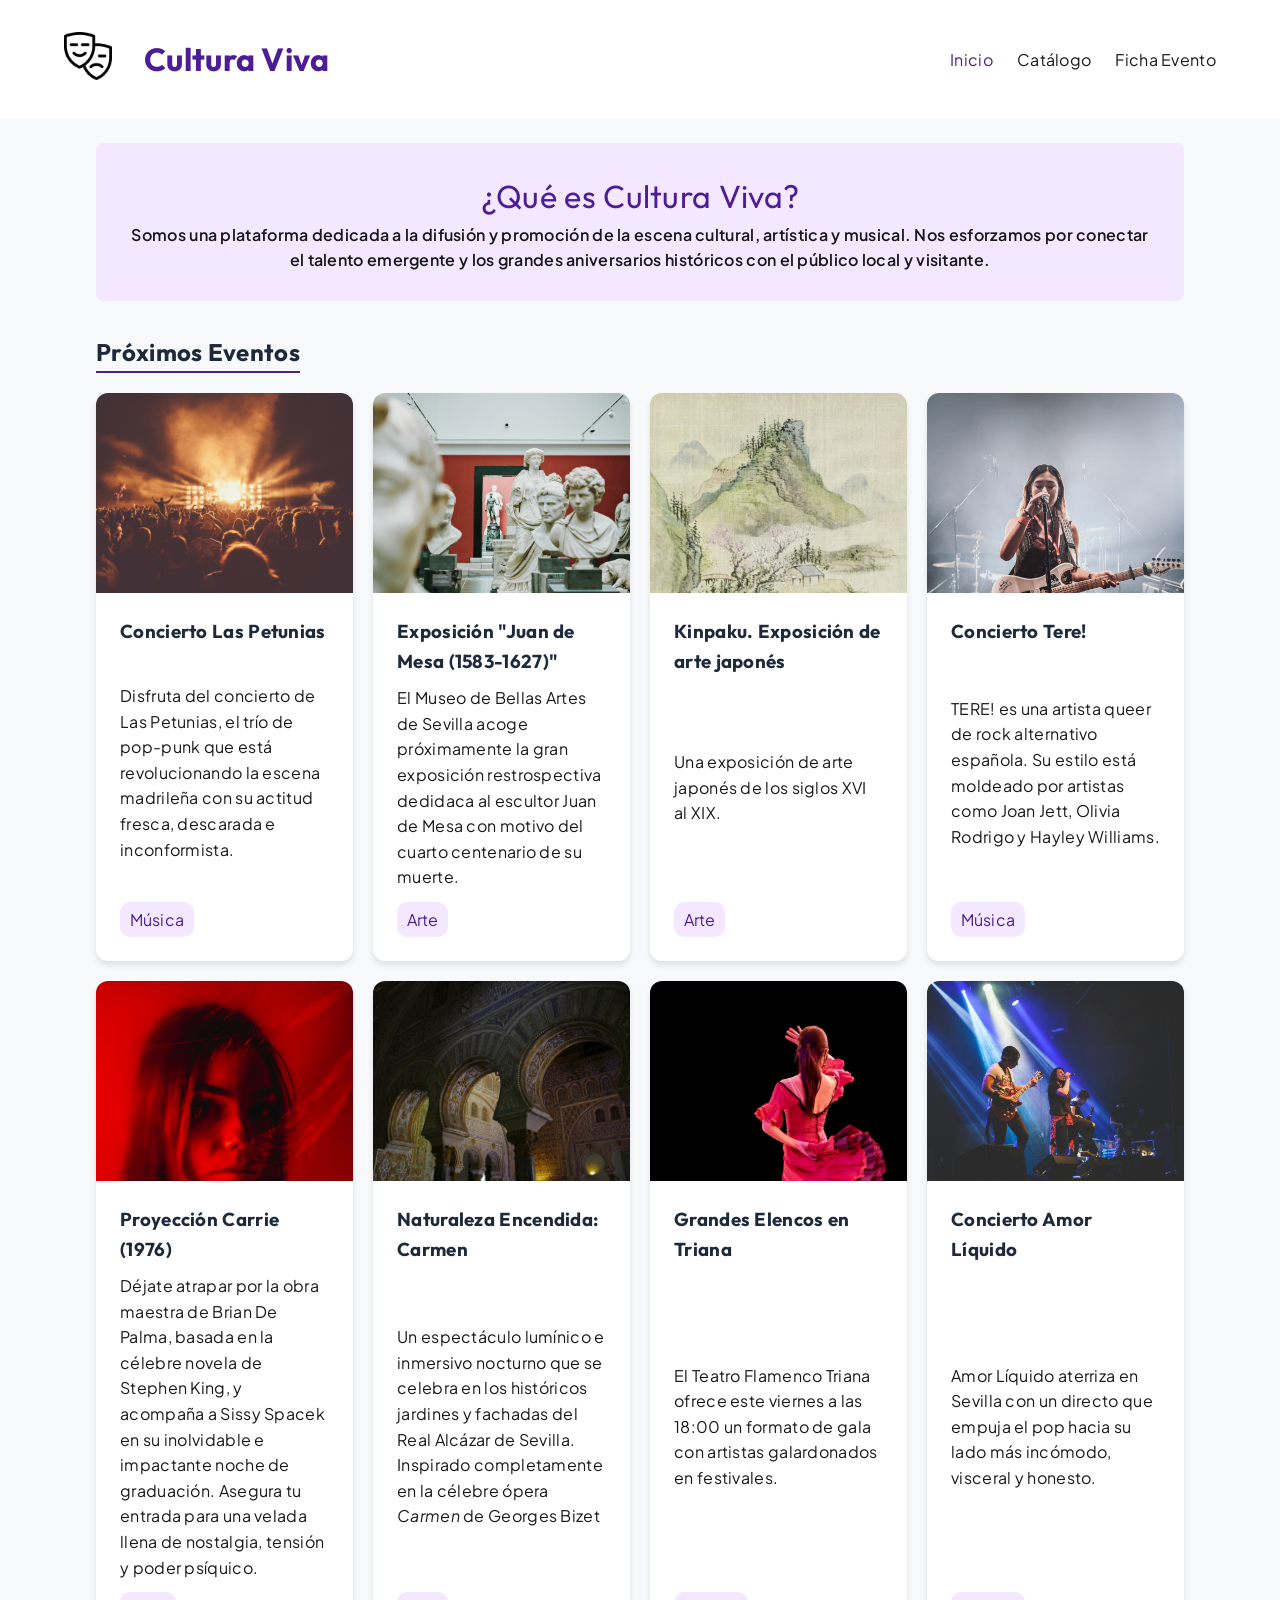
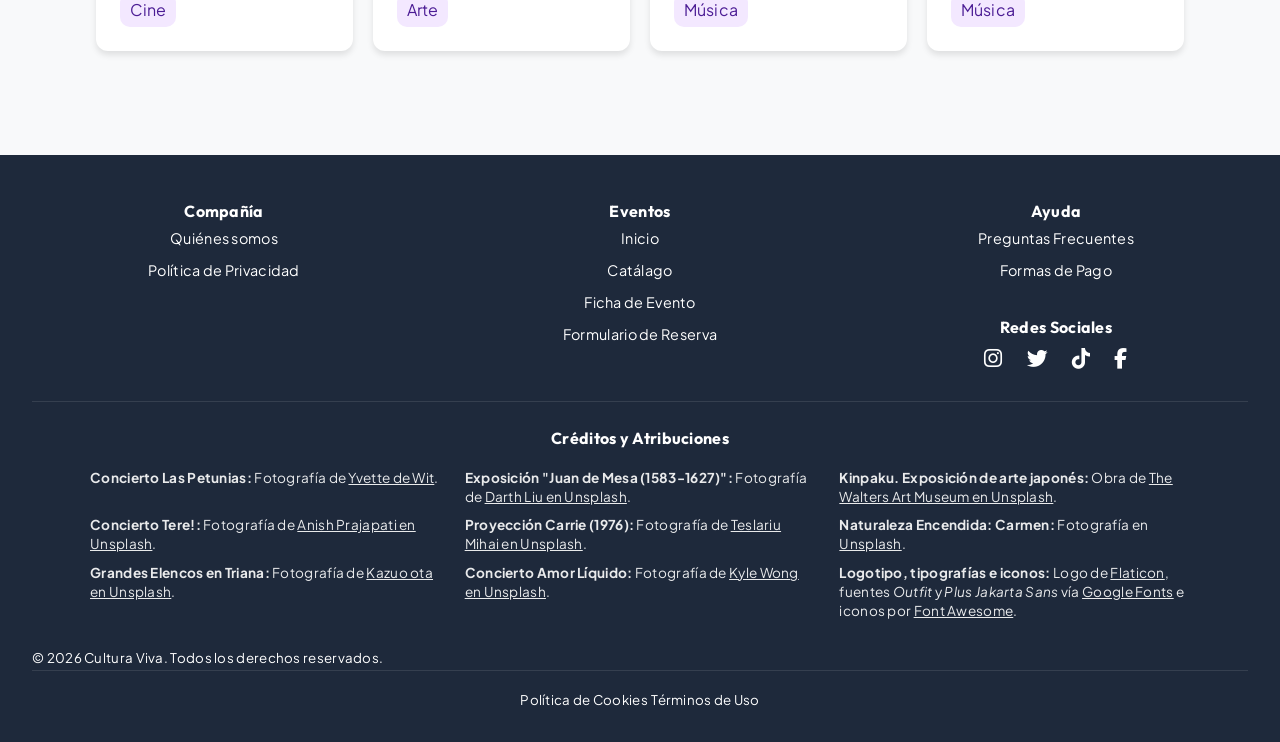
<file: index.html>
<!doctype html>
<html lang="es">
  <head>
    <meta charset="UTF-8" />
    <meta name="viewport" content="width=device-width, initial-scale=1.0" />
    <title>Cultura Viva</title>
    <link rel="stylesheet" href="./css/styles.css" />
    <!--Favicon de la página web-->
    <link rel="icon" href="./icon/favicon.ico" type="image/x-icon" />
    <!--Fuentes tipográficas provenientes de google fonts-->
    <link rel="preconnect" href="https://fonts.googleapis.com" />
    <link rel="preconnect" href="https://fonts.gstatic.com" crossorigin />
    <link
      href="https://fonts.googleapis.com/css2?family=Outfit:wght@500;700&family=Plus+Jakarta+Sans:wght@400;500;600&display=swap"
      rel="stylesheet"
    />

    <!--cdn para los iconos de redes sociales-->
    <link
      rel="stylesheet"
      href="https://cdnjs.cloudflare.com/ajax/libs/font-awesome/6.4.0/css/all.min.css"
    />
  </head>
  <body>
    <!--Cabecera de la pagina web-->
    <header class="header">
      <div class="header-container">
        <div class="title-container">
          <div class="contenedor-icono">
            <a href="index.html">
              <img src="./img/icono.png" alt="icono pagina web" class="icono" />
            </a>
          </div>
          <h1 class="title-web">Cultura Viva</h1>
        </div>

        <nav class="main-nav">
          <ul>
            <li><a href="./index.html" class="active-nav">Inicio</a></li>
            <li><a href="#">Catálogo</a></li>
            <li><a href="./evento.html">Ficha Evento</a></li>
          </ul>
        </nav>
      </div>
    </header>

    <!--Texto de información sobre Cultura Viva-->
    <main class="main-content">
      <section class="hero-info">
        <h2>¿Qué es Cultura Viva?</h2>
        <p>
          Somos una plataforma dedicada a la difusión y promoción de la escena
          cultural, artística y musical. Nos esforzamos por conectar el talento
          emergente y los grandes aniversarios históricos con el público local y
          visitante.
        </p>
      </section>

      <!--Tarjetas con información de los próximos eventos: contiene foto, nombre del evento, breve descripción, y categoría de evento-->
      <section class="events-section">
        <h2 class="section-title">Próximos Eventos</h2>

        <div class="card-grid">
          <a href="evento.html" class="event-link">
            <article class="card">
              <div class="div-card-image">
                <img
                  src="./img/petunias-unsplash.jpg"
                  alt="Imagen sobre el concierto de Las Petunias"
                  class="card-img"
                />
              </div>
              <div class="card-content">
                <h3 class="card-title">Concierto Las Petunias</h3>
                <p class="card-description">
                  Disfruta del concierto de Las Petunias, el trío de pop-punk
                  que está revolucionando la escena madrileña con su actitud
                  fresca, descarada e inconformista.
                </p>
                <span class="card-badge">Música</span>
              </div>
            </article>
          </a>
          <a href="./evento.html" class="event-link">
            <article class="card">
              <div class="div-card-image">
                <img
                  src="./img/museo-bellas-artes-unsplash.jpg"
                  alt="Foto del evento del Museo de Bellas Artes"
                  class="card-img"
                />
              </div>
              <div class="card-content">
                <h3 class="card-title">
                  Exposición "Juan de Mesa (1583-1627)"
                </h3>
                <p class="card-description">
                  El Museo de Bellas Artes de Sevilla acoge próximamente la gran
                  exposición restrospectiva dedidaca al escultor Juan de Mesa
                  con motivo del cuarto centenario de su muerte.
                </p>
                <span class="card-badge">Arte</span>
              </div>
            </article>
          </a>
          <a href="./evento.html" class="event-link">
            <article class="card">
              <div class="div-card-image">
                <img
                  src="./img/kinpaku-unsplash.jpg"
                  alt="Imagen sobre la exposición Kinpaku"
                  class="card-img"
                />
              </div>
              <div class="card-content">
                <h3 class="card-title">Kinpaku. Exposición de arte japonés</h3>
                <p class="card-description">
                  Una exposición de arte japonés de los siglos XVI al XIX.
                </p>
                <span class="card-badge">Arte</span>
              </div>
            </article>
          </a>
          <a href="./evento.html" class="event-link">
            <article class="card">
              <div class="div-card-image">
                <img
                  src="./img/tere-unsplash.jpg"
                  alt="Imagen promocional del próximo concierto de Tere!"
                  class="card-img"
                />
              </div>
              <div class="card-content">
                <h3 class="card-title">Concierto Tere!</h3>
                <p class="card-description">
                  TERE! es una artista queer de rock alternativo española. Su
                  estilo está moldeado por artistas como Joan Jett, Olivia
                  Rodrigo y Hayley Williams.
                </p>
                <span class="card-badge">Música</span>
              </div>
            </article>
          </a>
          <a href="./evento.html" class="event-link">
            <article class="card">
              <div class="div-card-image">
                <img
                  src="./img/carrie-unsplash.jpg"
                  alt="Imagen sobre el evento de proyección de Carrie 1976"
                  class="card-img"
                />
              </div>
              <div class="card-content">
                <h3 class="card-title">Proyección Carrie (1976)</h3>
                <p class="card-description">
                  Déjate atrapar por la obra maestra de Brian De Palma, basada
                  en la célebre novela de Stephen King, y acompaña a Sissy
                  Spacek en su inolvidable e impactante noche de graduación.
                  Asegura tu entrada para una velada llena de nostalgia, tensión
                  y poder psíquico.
                </p>
                <span class="card-badge">Cine</span>
              </div>
            </article>
          </a>
          <a href="./evento.html" class="event-link">
            <article class="card">
              <div class="div-card-image">
                <img
                  src="./img/carmen-unsplash.jpg"
                  alt="Cartel promocional de Naturaleza Encendida: Carmen"
                  class="card-img"
                />
              </div>
              <div class="card-content">
                <h3 class="card-title">Naturaleza Encendida: Carmen</h3>
                <p class="card-description">
                  Un espectáculo lumínico e inmersivo nocturno que se celebra en
                  los históricos jardines y fachadas del Real Alcázar de
                  Sevilla. Inspirado completamente en la célebre ópera
                  <i>Carmen</i> de Georges Bizet
                </p>
                <span class="card-badge">Arte</span>
              </div>
            </article>
          </a>
          <a href="./evento.html" class="event-link">
            <article class="card">
              <div class="div-card-image">
                <img
                  src="./img/flamenco-unsplash.jpg"
                  alt="Imagen del próximo evento Grandes Elencos en Triana"
                  class="card-img"
                />
              </div>
              <div class="card-content">
                <h3 class="card-title">Grandes Elencos en Triana</h3>
                <p class="card-description">
                  El Teatro Flamenco Triana ofrece este viernes a las 18:00 un
                  formato de gala con artistas galardonados en festivales.
                </p>
                <span class="card-badge">Música</span>
              </div>
            </article>
          </a>
          <a href="./evento.html" class="event-link">
            <article class="card">
              <div class="div-card-image">
                <img
                  src="./img/amor-liquido-unsplash.jpg"
                  alt="Imagen del concierto de Amor Líquido"
                  class="card-img"
                />
              </div>
              <div class="card-content">
                <h3 class="card-title">Concierto Amor Líquido</h3>
                <p class="card-description">
                  Amor Líquido aterriza en Sevilla con un directo que empuja el
                  pop hacia su lado más incómodo, visceral y honesto.
                </p>
                <span class="card-badge">Música</span>
              </div>
            </article>
          </a>
        </div>
      </section>
    </main>

    <!--Footer de la página divido por columnas Quienes Somos, Mapa de navegacion, Preguntas Frecuentes y Redes Sociales-->
    <footer class="footer">
      <div class="footer-container">
        <div class="footer-column">
          <h4>Compañía</h4>
          <ul>
            <li><a href="#">Quiénes somos</a></li>
            <li><a href="#">Política de Privacidad</a></li>
          </ul>
        </div>
        <div class="footer-column">
          <h4>Eventos</h4>
          <ul>
            <li><a href="./index.html">Inicio</a></li>
            <li><a href="#">Catálago</a></li>
            <li><a href="evento.html">Ficha de Evento</a></li>
            <li><a href="#">Formulario de Reserva</a></li>
          </ul>
        </div>
        <div class="footer-column">
          <h4>Ayuda</h4>
          <ul>
            <li><a href="#">Preguntas Frecuentes</a></li>
            <li><a href="#">Formas de Pago</a></li>
          </ul>
          <div class="social-section">
            <h4>Redes Sociales</h4>
            <div class="social-icons">
              <a href="#"><i class="fa-brands fa-instagram"></i></a>
              <a href="#">
                <i class="fa-brands fa-twitter"></i>
              </a>
              <a href="#"><i class="fa-brands fa-tiktok"></i></a>
              <a href="#"><i class="fa-brands fa-facebook-f"></i></a>
            </div>
          </div>
        </div>
      </div>
      <div class="footer-credits">
        <h4>Créditos y Atribuciones</h4>
        <ul class="credits-list">
          <li>
            <strong>Concierto Las Petunias:</strong> Fotografía de
            <a
              href="https://unsplash.com/es/fotos/mujer-con-vestido-rosa-de-pie-en-el-escenario-YojcweRHhOU"
              target="_blank"
              rel="noopener noreferrer"
              >Yvette de Wit</a
            >.
          </li>
          <li>
            <strong>Exposición "Juan de Mesa (1583-1627)":</strong> Fotografía
            de
            <a
              href="https://unsplash.com/es/fotos/foto-de-una-banda-masculina-actuando-en-el-estadio-rrHtkX1rLP0"
              target="_blank"
              rel="noopener noreferrer"
              >Darth Liu en Unsplash</a
            >.
          </li>
          <li>
            <strong>Kinpaku. Exposición de arte japonés:</strong> Obra de
            <a
              href="https://unsplash.com/es/fotos/montanas-brumosas-con-una-pequena-casa-y-un-arbol-en-flor-0k0ttlNAjMI"
              target="_blank"
              rel="noopener noreferrer"
              >The Walters Art Museum en Unsplash</a
            >.
          </li>
          <li>
            <strong>Concierto Tere!:</strong> Fotografía de
            <a
              href="https://unsplash.com/es/fotos/mujer-con-camisa-a-cuadros-blanca-y-negra-tocando-la-guitarra-electrica-5Sxh_zg5Des"
              target="_blank"
              rel="noopener noreferrer"
              >Anish Prajapati en Unsplash</a
            >.
          </li>
          <li>
            <strong>Proyección Carrie (1976):</strong> Fotografía de
            <a
              href="https://unsplash.com/es/fotos/una-mujer-con-cabello-largo-parada-frente-a-un-fondo-rojo-ntk7i3Bnirs"
              target="_blank"
              rel="noopener noreferrer"
              >Teslariu Mihai en Unsplash</a
            >.
          </li>
          <li>
            <strong>Naturaleza Encendida: Carmen:</strong> Fotografía en
            <a
              href="https://unsplash.com/es/fotos/mujer-con-vestido-rosa-de-pie-en-el-escenario-YojcweRHhOU"
              target="_blank"
              rel="noopener noreferrer"
              >Unsplash</a
            >.
          </li>
          <li>
            <strong>Grandes Elencos en Triana:</strong> Fotografía de
            <a
              href="https://unsplash.com/es/fotos/mujer-con-vestido-rosa-de-pie-en-el-escenario-YojcweRHhOU"
              target="_blank"
              rel="noopener noreferrer"
              >Kazuo ota en Unsplash</a
            >.
          </li>
          <li>
            <strong>Concierto Amor Líquido:</strong> Fotografía de
            <a
              href="https://unsplash.com/es/fotos/foto-de-una-banda-masculina-actuando-en-el-estadio-rrHtkX1rLP0"
              target="_blank"
              rel="noopener noreferrer"
              >Kyle Wong en Unsplash</a
            >.
          </li>
          <li>
            <strong>Logotipo, tipografías e iconos:</strong> Logo de
            <a
              href="https://www.flaticon.es/icono-gratis/cultura_659067"
              target="_blank"
              rel="noopener noreferrer"
              >Flaticon</a
            >, fuentes <em>Outfit</em> y <em>Plus Jakarta Sans</em> vía
            <a
              href="https://google.com"
              target="_blank"
              rel="noopener noreferrer"
              >Google Fonts</a
            >
            e iconos por
            <a
              href="https://fontawesome.com"
              target="_blank"
              rel="noopener noreferrer"
              >Font Awesome</a
            >.
          </li>
        </ul>
      </div>
      <div class="footer-bottom">
        <p>
          <small>
            &copy; 2026 Cultura Viva. Todos los derechos reservados.
          </small>
        </p>
        <div class="footer-bottom-legal">
          <a href="#"><small>Política de Cookies</small></a>
          <a href="#"><small>Términos de Uso</small></a>
        </div>
      </div>
    </footer>
  </body>
</html>
</file>
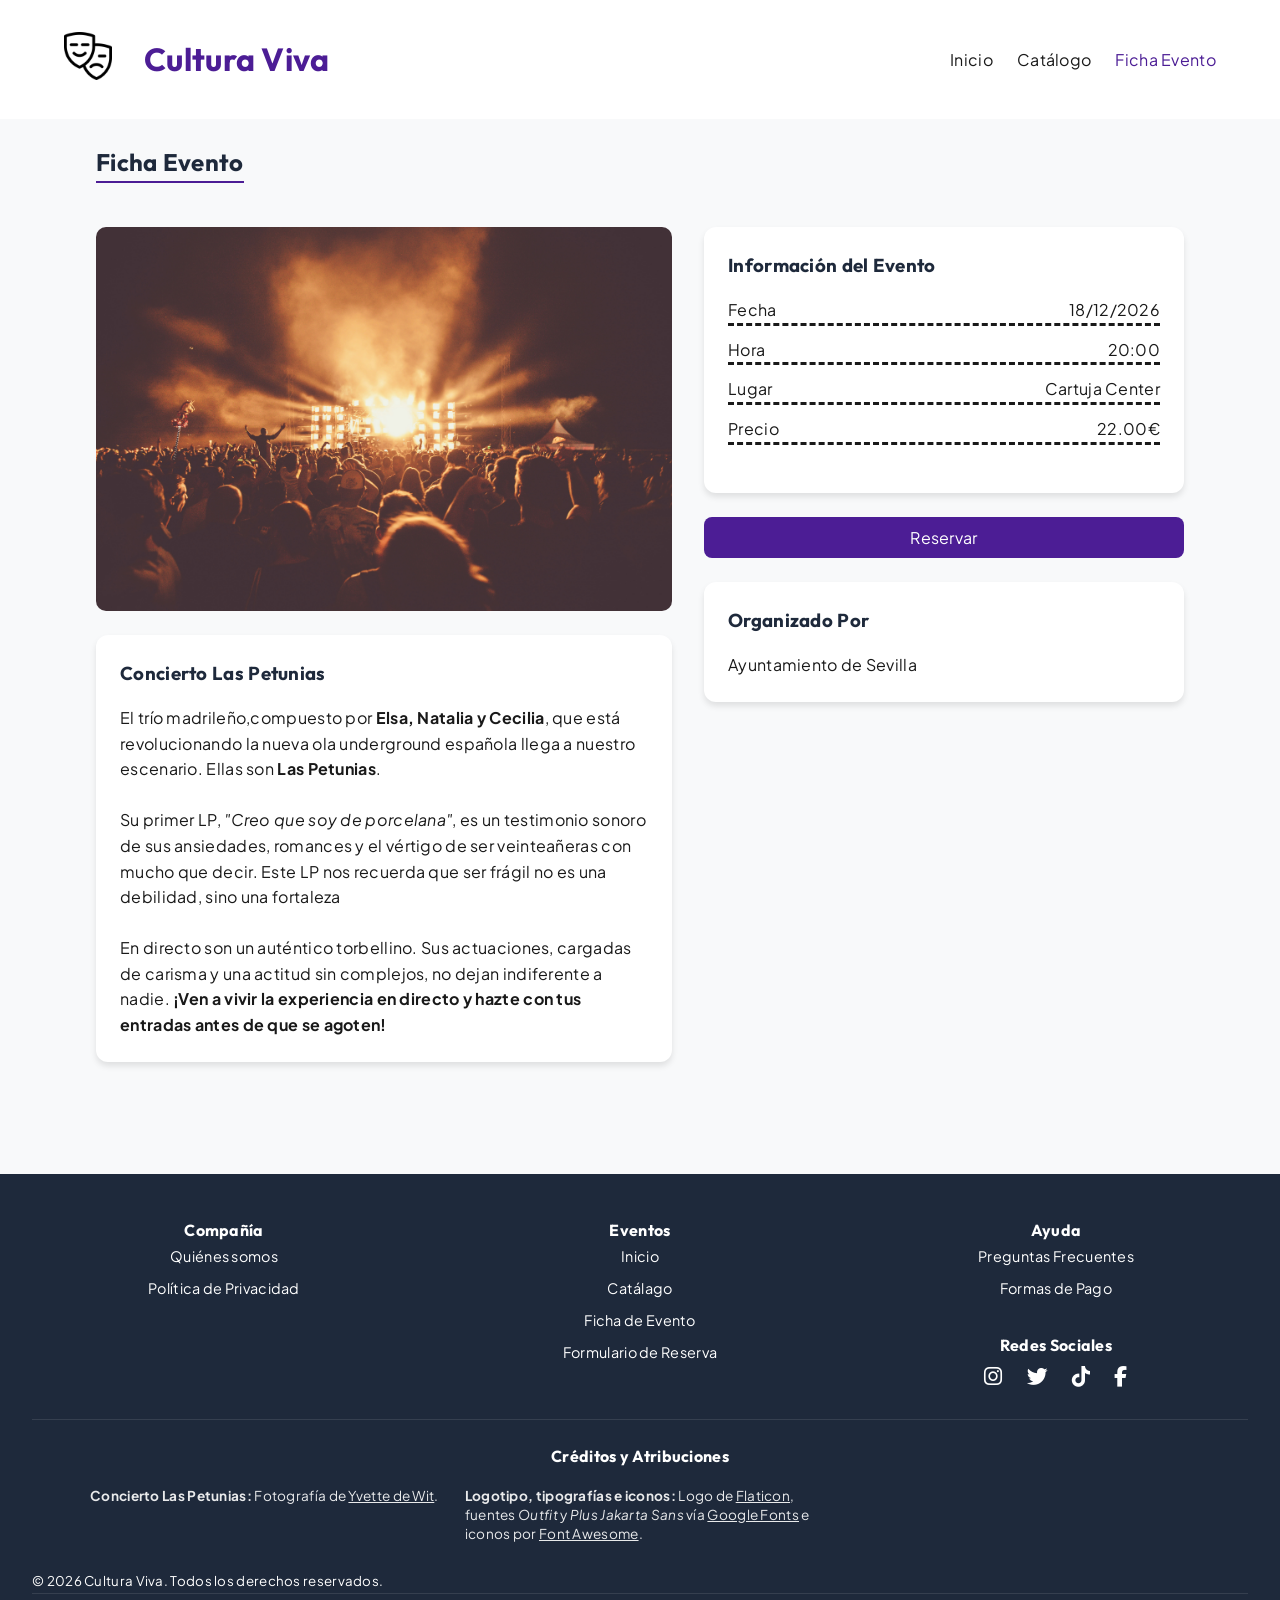
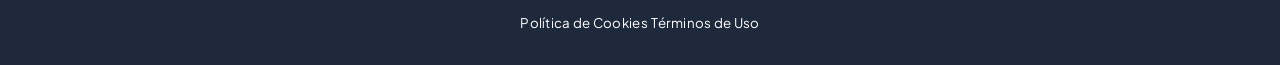
<file: evento.html>
<!doctype html>
<html lang="es">
  <head>
    <meta charset="UTF-8" />
    <meta name="viewport" content="width=device-width, initial-scale=1.0" />
    <title>Cultura Viva</title>
    <link rel="stylesheet" href="./css/styles.css" />
    <!--Favicon de la página web-->
    <link rel="icon" href="./icon/favicon.ico" type="image/x-icon" />
    <link rel="preconnect" href="https://fonts.googleapis.com" />
    <!--Fuentes tipográficas provenientes de google fonts-->
    <link rel="preconnect" href="https://fonts.gstatic.com" crossorigin />
    <link
      href="https://fonts.googleapis.com/css2?family=Outfit:wght@500;700&family=Plus+Jakarta+Sans:wght@400;500;600&display=swap"
      rel="stylesheet"
    />

    <!--cdn para los iconos de redes sociales-->
    <link
      rel="stylesheet"
      href="https://cdnjs.cloudflare.com/ajax/libs/font-awesome/6.4.0/css/all.min.css"
    />
  </head>
  <body>
    <!--Header que contiene el titulo de la página web y la barra de navegacion-->
    <header class="header">
      <div class="header-container">
        <div class="title-container">
          <div class="contenedor-icono">
            <a href="index.html">
              <img src="./img/icono.png" alt="icono pagina web" class="icono" />
            </a>
          </div>
          <h1 class="title-web">Cultura Viva</h1>
        </div>

        <nav class="main-nav">
          <ul>
            <li><a href="./index.html">Inicio</a></li>
            <li><a href="#">Catálogo</a></li>
            <li><a href="./evento.html" class="active-nav">Ficha Evento</a></li>
          </ul>
        </nav>
      </div>
    </header>

    <!--Columna izquierda, contendrá la foto del evento seleccionado por el usuario y la descripción de dicho evento-->
    <main class="main-content">
      <section class="events-section">
        <h2 class="section-title">Ficha Evento</h2>
        <div class="evento-grid-layout">
          <div class="col-evento-izq">
            <img
              src="./img/petunias-unsplash.jpg"
              alt="imagen evento"
              class="evento-img"
            />
            <section class="evento-descripcion">
              <h3>Concierto Las Petunias</h3>
              <p>
                El trío madrileño,compuesto por <b>Elsa, Natalia y Cecilia</b>,
                que está revolucionando la nueva ola underground española llega
                a nuestro escenario. Ellas son <b>Las Petunias</b>.
              </p>
              <br />
              <p>
                Su primer LP, <i>"Creo que soy de porcelana"</i>, es un
                testimonio sonoro de sus ansiedades, romances y el vértigo de
                ser veinteañeras con mucho que decir. Este LP nos recuerda que
                ser frágil no es una debilidad, sino una fortaleza
              </p>
              <br />
              <p>
                En directo son un auténtico torbellino. Sus actuaciones,
                cargadas de carisma y una actitud sin complejos, no dejan
                indiferente a nadie.
                <b
                  >¡Ven a vivir la experiencia en directo y hazte con tus
                  entradas antes de que se agoten!</b
                >
              </p>
            </section>
          </div>
          <!--Columna derecha, contiene datos sobre la realización del evento como fecha hora lugar y el formulario de reserva-->
          <div class="col-evento-der">
            <section class="card-info-evento">
              <h3>Información del Evento</h3>
              <ul class="lista-informacion">
                <li><span>Fecha</span> <span>18/12/2026</span></li>
                <li><span>Hora</span> <span>20:00</span></li>
                <li><span>Lugar</span> <span>Cartuja Center</span></li>
                <li><span>Precio</span> <span>22.00€</span></li>
              </ul>
            </section>
            <input
              type="checkbox"
              onchange="window.location.href = '#formulario-res'"
              id="boton-reserva"
              class="bton-primary"
            />
            <label for="boton-reserva" class="bton-primary label-boton-reserva"
              >Reservar</label
            >
            <!--Formulario de reserva-->
            <section id="formulario-res" class="form-reserva-evento" hidden>
              <h3>Formulario</h3>
              <form class="formulario-reserva">
                <div class="contenido-formulario">
                  <label>Número Entradas</label>
                  <input type="number" id="numero-entradas" min="1" value="1" />
                </div>

                <div class="contenido-formulario">
                  <label>Tipo de Entrada</label>
                  <select id="">
                    <option value="general">General</option>
                    <option value="reducida">Reducida</option>
                  </select>
                </div>

                <div class="contenido-formulario">
                  <label>Correo electrónico</label>
                  <input
                    type="email"
                    id="email-envio"
                    placeholder="correo@gmail.com"
                  />
                </div>

                <button type="submit" class="bton-primary">Comprar</button>
              </form>
            </section>

            <section class="evento-organizador-card">
              <h3>Organizado Por</h3>
              <p>Ayuntamiento de Sevilla</p>
            </section>
          </div>
        </div>
      </section>
    </main>

    <!--Footer de la página divido por columnas Quienes Somos, Mapa de navegacion, Preguntas Frecuentes y Redes Sociales-->
    <footer class="footer">
      <div class="footer-container">
        <div class="footer-column">
          <h4>Compañía</h4>
          <ul>
            <li><a href="#">Quiénes somos</a></li>
            <li><a href="#">Política de Privacidad</a></li>
          </ul>
        </div>
        <div class="footer-column">
          <h4>Eventos</h4>
          <ul>
            <li><a href="index.html">Inicio</a></li>
            <li><a href="#">Catálago</a></li>
            <li><a href="evento.html">Ficha de Evento</a></li>
            <li><a href="#">Formulario de Reserva</a></li>
          </ul>
        </div>
        <div class="footer-column">
          <h4>Ayuda</h4>
          <ul>
            <li><a href="#">Preguntas Frecuentes</a></li>
            <li><a href="#">Formas de Pago</a></li>
          </ul>
          <div class="social-section">
            <h4>Redes Sociales</h4>
            <div class="social-icons">
              <a href="#"><i class="fa-brands fa-instagram"></i></a>
              <a href="#"><i class="fa-brands fa-twitter"></i></a>
              <a href="#"><i class="fa-brands fa-tiktok"></i></a>
              <a href="#"><i class="fa-brands fa-facebook-f"></i></a>
            </div>
          </div>
        </div>
      </div>
      <div class="footer-credits">
        <h4>Créditos y Atribuciones</h4>
        <ul class="credits-list">
          <li>
            <strong>Concierto Las Petunias:</strong> Fotografía de
            <a
              href="https://unsplash.com/es/fotos/mujer-con-vestido-rosa-de-pie-en-el-escenario-YojcweRHhOU"
              target="_blank"
              rel="noopener noreferrer"
              >Yvette de Wit</a
            >.
          </li>
          <li>
            <strong>Logotipo, tipografías e iconos:</strong> Logo de
            <a
              href="https://www.flaticon.es/icono-gratis/cultura_659067"
              target="_blank"
              rel="noopener noreferrer"
              >Flaticon</a
            >, fuentes <em>Outfit</em> y <em>Plus Jakarta Sans</em> vía
            <a
              href="https://google.com"
              target="_blank"
              rel="noopener noreferrer"
              >Google Fonts</a
            >
            e iconos por
            <a
              href="https://fontawesome.com"
              target="_blank"
              rel="noopener noreferrer"
              >Font Awesome</a
            >.
          </li>
        </ul>
      </div>
      <div class="footer-bottom">
        <p>
          <small>
            &copy; 2026 Cultura Viva. Todos los derechos reservados.
          </small>
        </p>
        <div class="footer-bottom-legal">
          <a href="#"><small>Política de Cookies</small></a>
          <a href="#"><small>Términos de Uso</small></a>
        </div>
      </div>
    </footer>
  </body>
</html>
</file>
<file: css/styles.css>
@import url(base.css);
@import url(componentes.css);
@import url(responsive.css);
</file>
